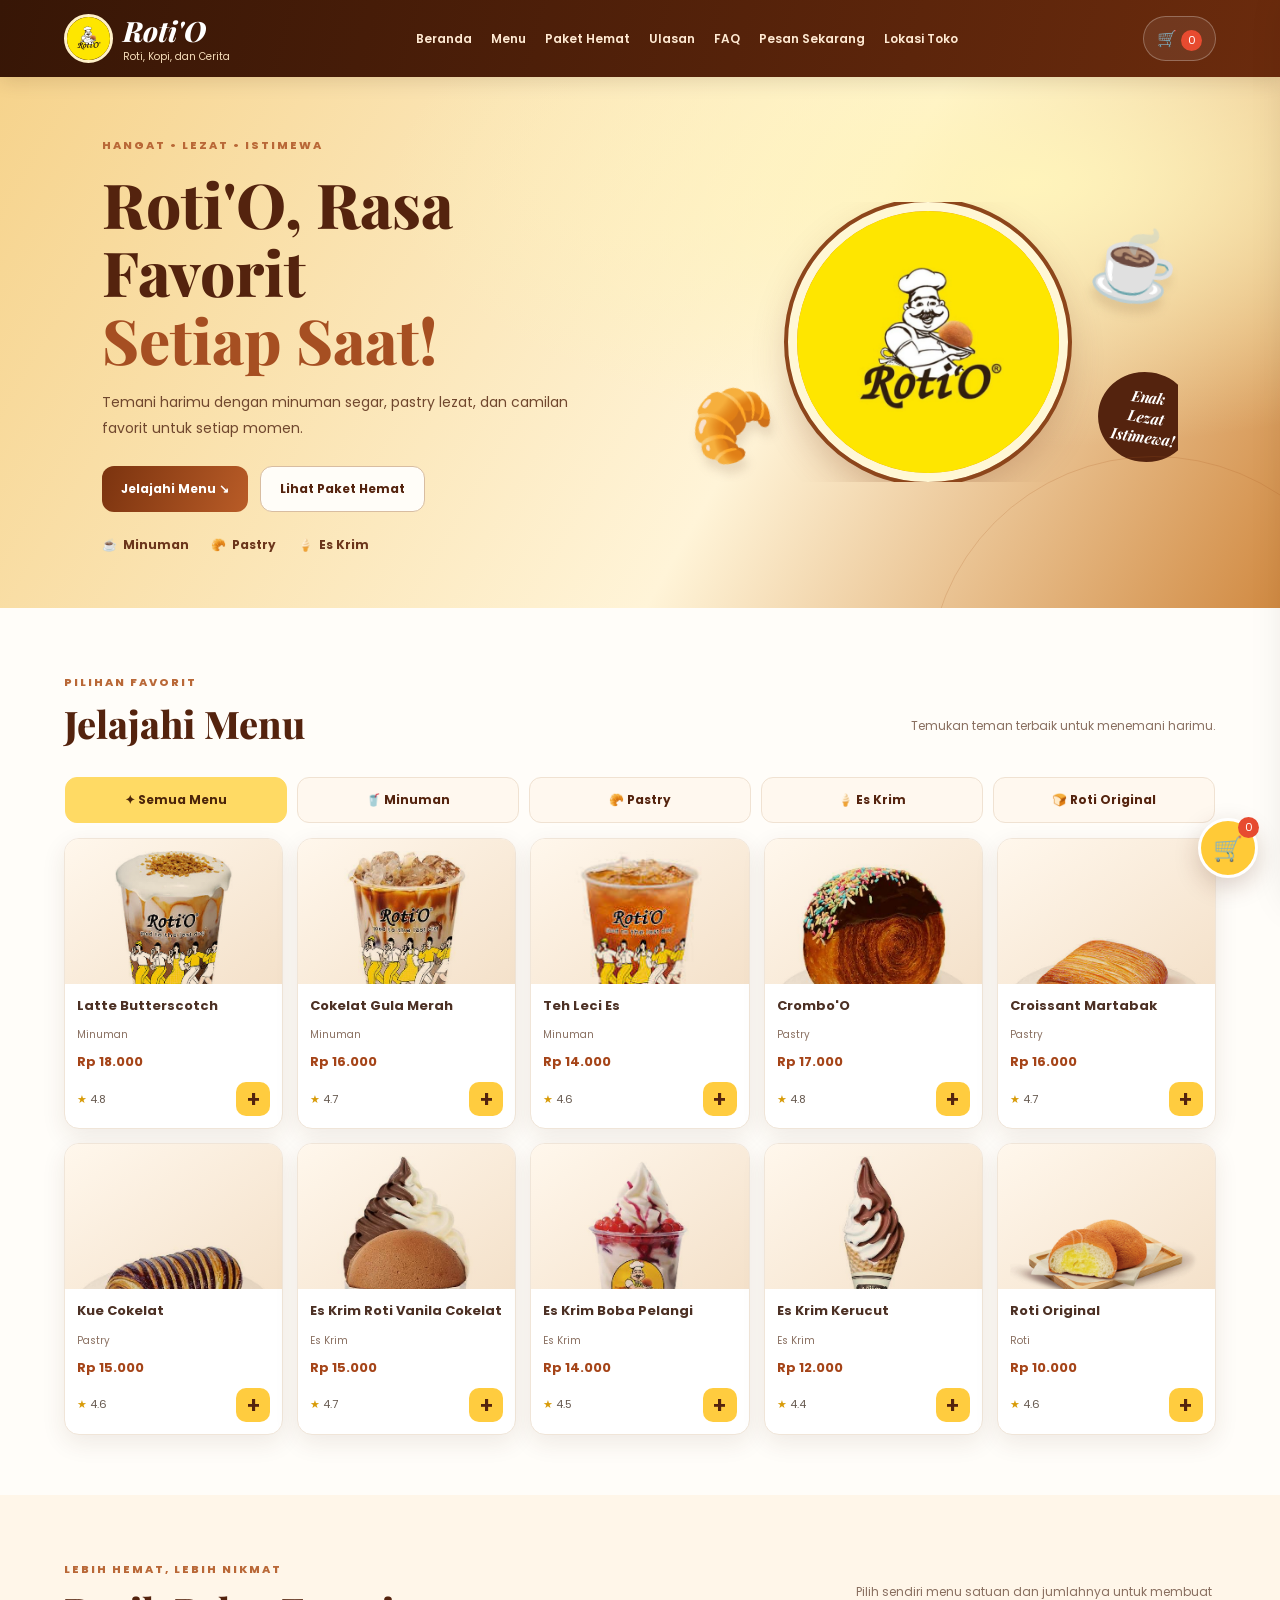
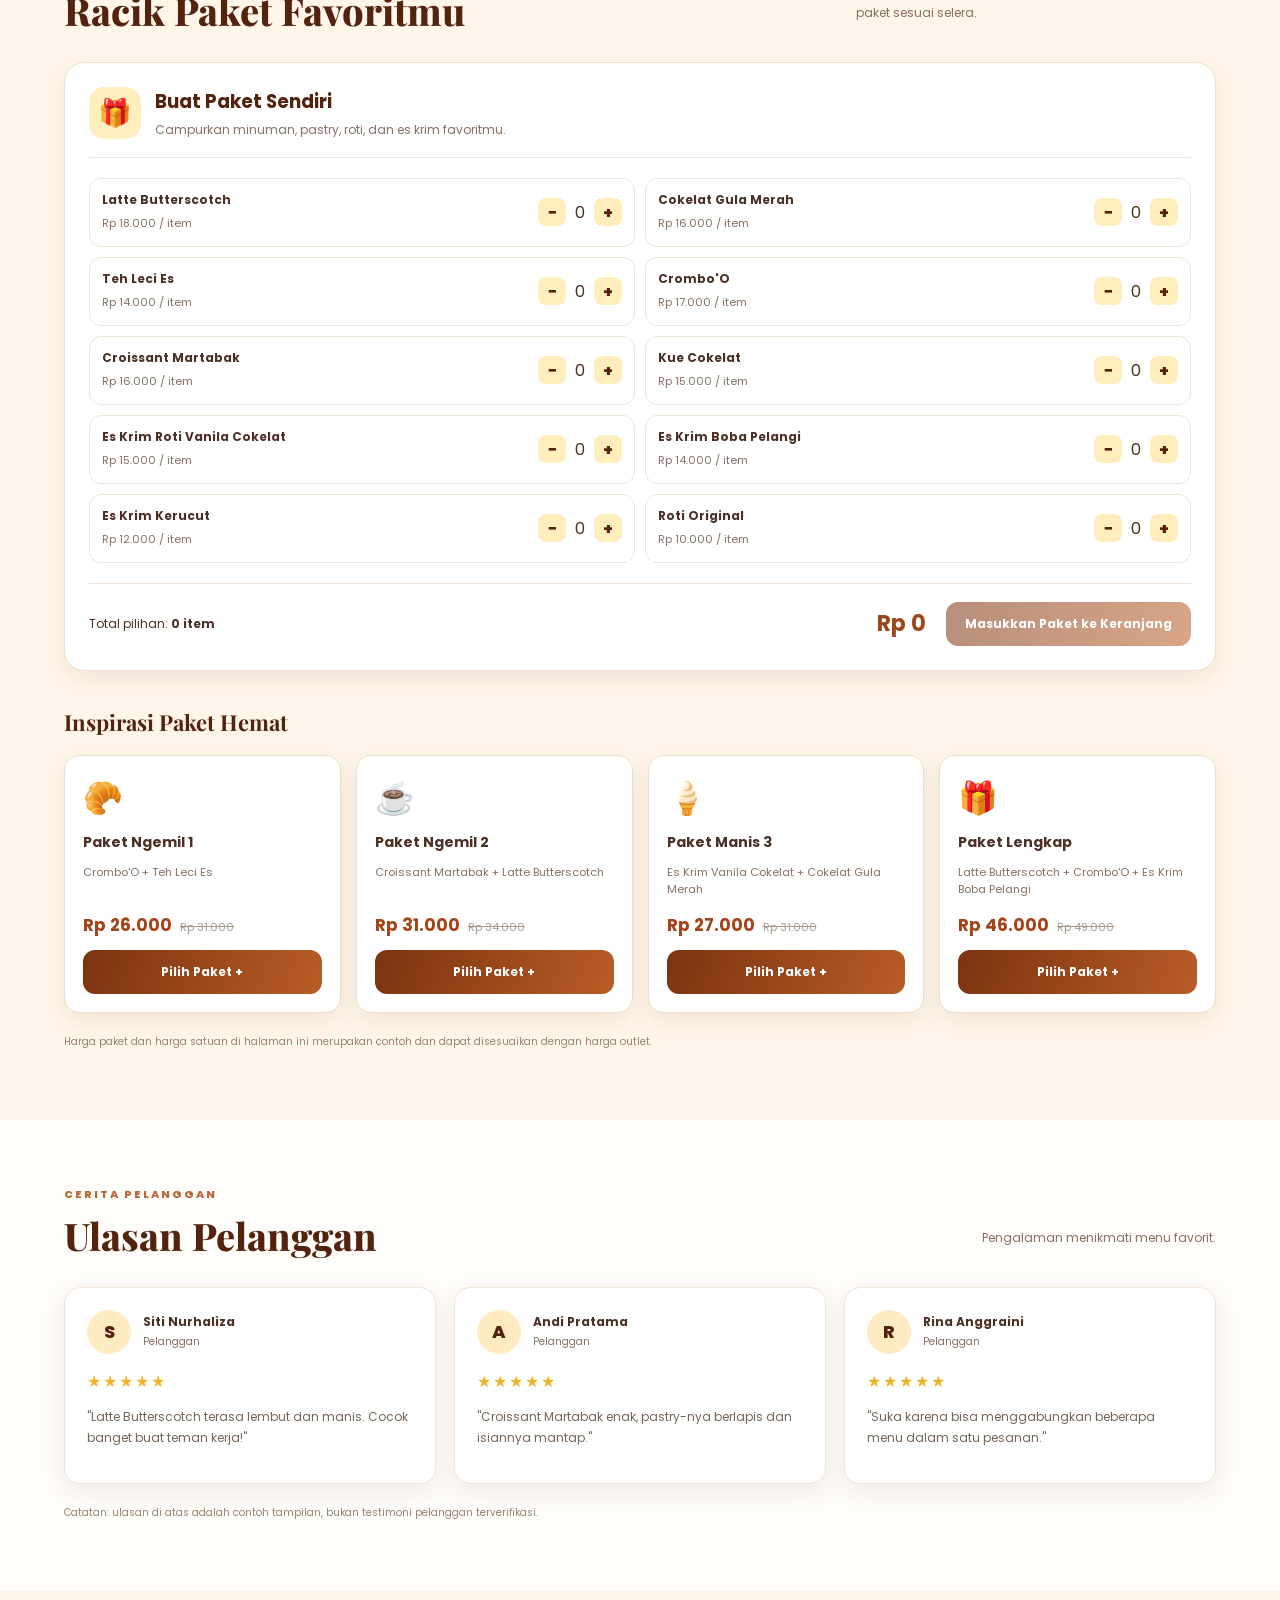
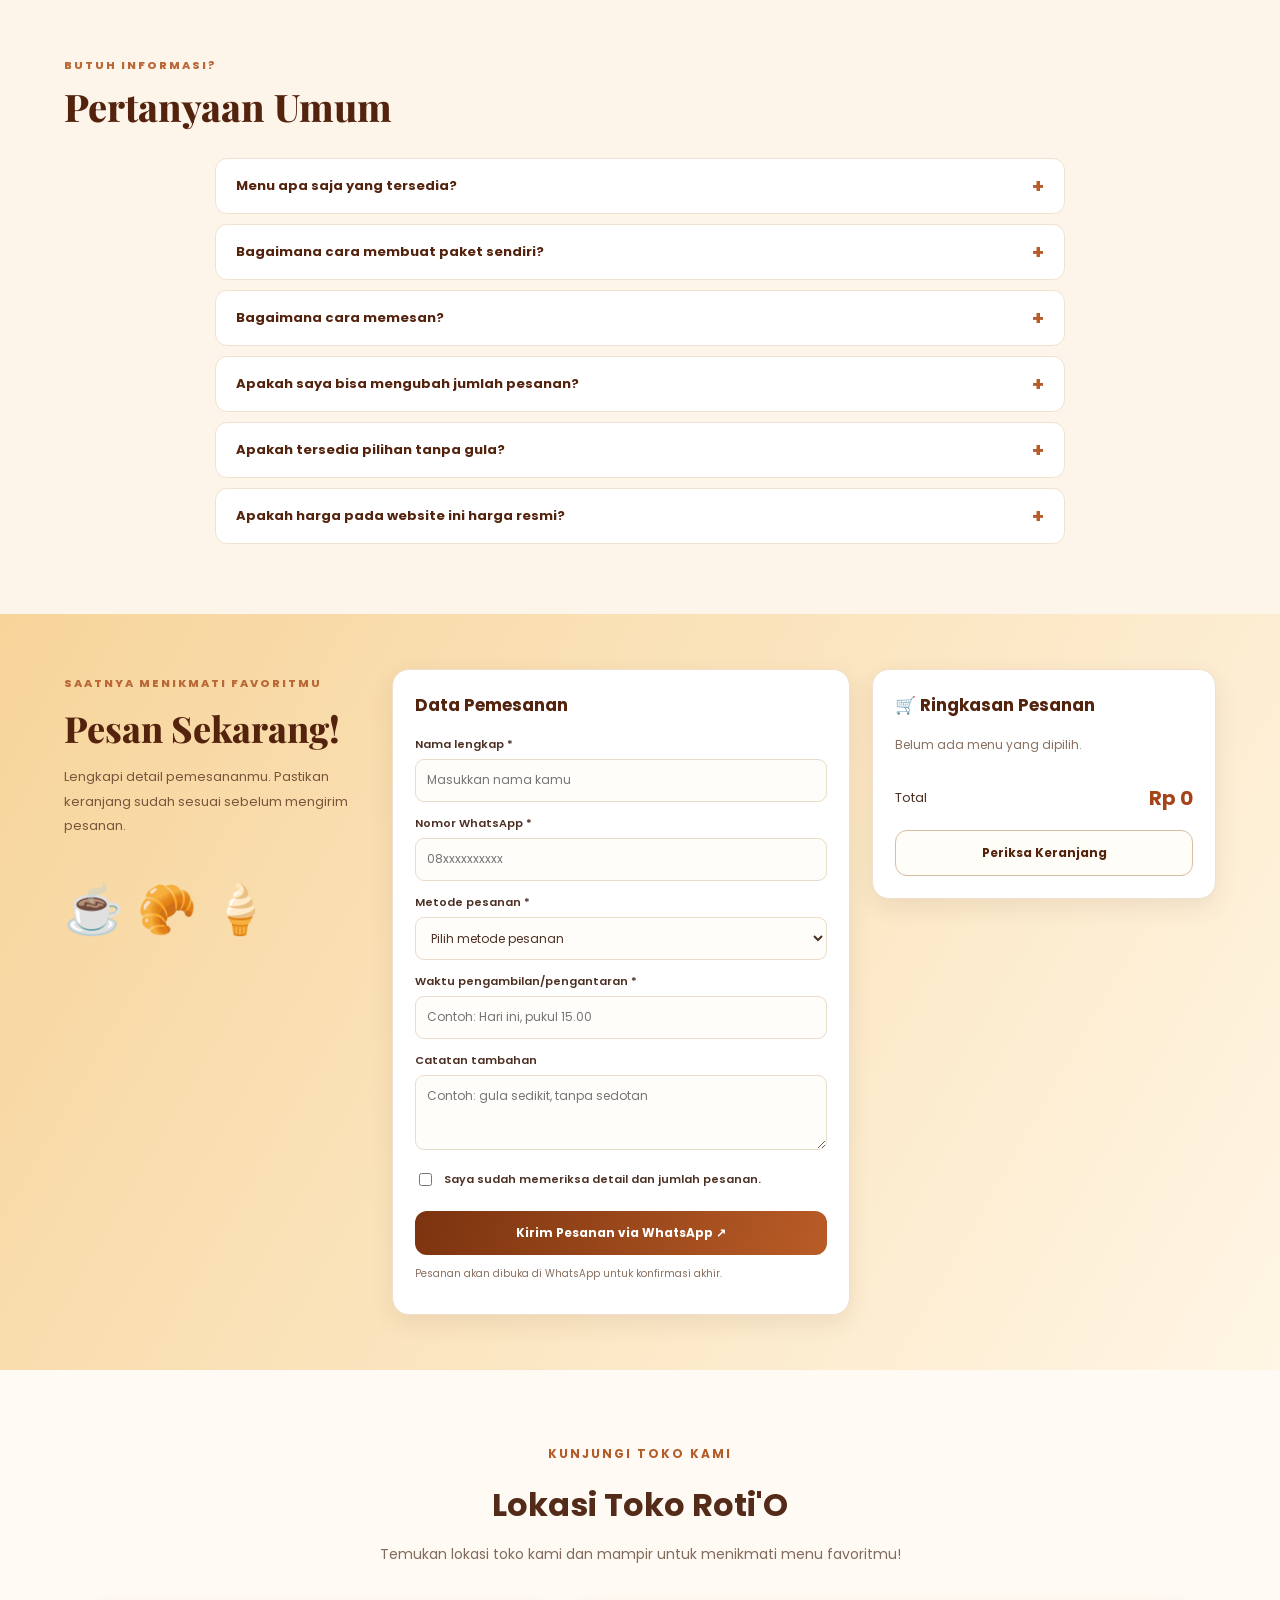
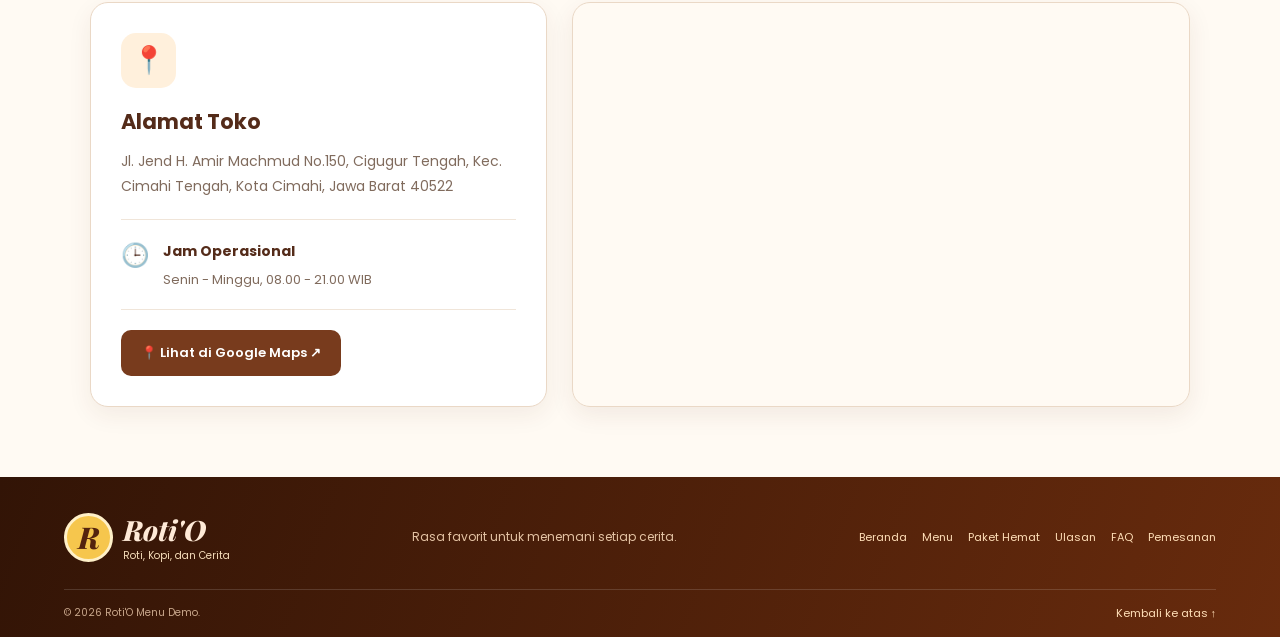
<file: index.html>
<!DOCTYPE html>
<html lang="id">
<head>
  <meta charset="UTF-8">
  <meta name="viewport" content="width=device-width, initial-scale=1.0">
  <meta name="theme-color" content="#5b260e">
  <title>Roti'O - Rasa Favorit Setiap Saat</title>
  <link rel="stylesheet" href="style.css">
  <link rel="preconnect" href="https://fonts.googleapis.com">
  <link href="https://fonts.googleapis.com/css2?family=Poppins:wght@400;500;600;700;800&family=Playfair+Display:wght@700;800&display=swap" rel="stylesheet">
</head>
<body>

<header class="header" id="beranda">
  <a href="#beranda" class="brand">
    <img src="hero.png" alt="Logo Roti'O" class="logo">
    <span><b>Roti'O</b><small>Roti, Kopi, dan Cerita</small></span>
  </a>

  <button class="menu-toggle" id="menuToggle" aria-label="Buka navigasi">☰</button>

  <nav class="navigation" id="navigation">
    <a href="#beranda">Beranda</a>
    <a href="#menu">Menu</a>
    <a href="#paket">Paket Hemat</a>
    <a href="#ulasan">Ulasan</a>
    <a href="#faq">FAQ</a>
    <a href="#pemesanan">Pesan Sekarang</a>
    <a href="#lokasi">Lokasi Toko</a>
  </nav>

  <button class="header-cart" id="headerCart" aria-label="Buka keranjang">
    🛒 <span id="headerCount">0</span>
  </button>
</header>

<main>
  <section class="hero">
    <div class="hero-content">
      <span class="eyebrow">HANGAT • LEZAT • ISTIMEWA</span>
      <h1>Roti'O, Rasa Favorit <span>Setiap Saat!</span></h1>
      <p>Temani harimu dengan minuman segar, pastry lezat, dan camilan favorit untuk setiap momen.</p>
      <div class="hero-actions">
        <a href="#menu" class="btn btn-primary">Jelajahi Menu ↘</a>
        <a href="#paket" class="btn btn-outline">Lihat Paket Hemat</a>
      </div>
      <div class="hero-stats">
        <span>☕ <b>Minuman</b></span>
        <span>🥐 <b>Pastry</b></span>
        <span>🍦 <b>Es Krim</b></span>
      </div>
    </div>

    <div class="hero-visual">
      <div class="hero-circle">
          <img src="hero.png" alt="Logo Roti'O">
      </div>
      <div class="hero-food food-one">🥐</div>
      <div class="hero-food food-two">☕</div>
      <div class="hero-sticker">Enak<br>Lezat<br>Istimewa!</div>
    </div>
  </section>

  <section class="section" id="menu">
    <div class="section-heading">
      <div><span class="eyebrow">PILIHAN FAVORIT</span><h2>Jelajahi Menu</h2></div>
      <p>Temukan teman terbaik untuk menemani harimu.</p>
    </div>

    <div class="category-nav" id="categoryNav">
      <button class="category active" data-category="Semua">✦ Semua Menu</button>
      <button class="category" data-category="Minuman">🥤 Minuman</button>
      <button class="category" data-category="Pastry">🥐 Pastry</button>
      <button class="category" data-category="Es Krim">🍦 Es Krim</button>
      <button class="category" data-category="Roti">🍞 Roti Original</button>
    </div>

    <div class="menu-grid" id="menuGrid"></div>
  </section>

  <section class="section package-section" id="paket">
    <div class="section-heading">
      <div><span class="eyebrow">LEBIH HEMAT, LEBIH NIKMAT</span><h2>Racik Paket Favoritmu</h2></div>
      <p>Pilih sendiri menu satuan dan jumlahnya untuk membuat paket sesuai selera.</p>
    </div>

    <div class="package-builder">
      <div class="builder-intro">
        <span class="builder-icon">🎁</span>
        <div><h3>Buat Paket Sendiri</h3><p>Campurkan minuman, pastry, roti, dan es krim favoritmu.</p></div>
      </div>
      <div id="packageChoices" class="package-choices"></div>
      <div class="builder-footer">
        <span>Total pilihan: <b id="packageQuantity">0 item</b></span>
        <strong id="packageTotal">Rp0</strong>
        <button class="btn btn-primary" id="addPackage">Masukkan Paket ke Keranjang</button>
      </div>
    </div>

    <h3 class="subheading">Inspirasi Paket Hemat</h3>
    <div class="preset-grid" id="presetGrid"></div>
    <p class="disclaimer">Harga paket dan harga satuan di halaman ini merupakan contoh dan dapat disesuaikan dengan harga outlet.</p>
  </section>

  <section class="section review-section" id="ulasan">
    <div class="section-heading">
      <div><span class="eyebrow">CERITA PELANGGAN</span><h2>Ulasan Pelanggan</h2></div>
      <p>Pengalaman menikmati menu favorit.</p>
    </div>
    <div class="review-grid">
      <article class="review-card">
        <div class="review-person"><div class="avatar">S</div><div><b>Siti Nurhaliza</b><small>Pelanggan</small></div></div>
        <div class="stars">★★★★★</div>
        <p>"Latte Butterscotch terasa lembut dan manis. Cocok banget buat teman kerja!"</p>
      </article>
      <article class="review-card">
        <div class="review-person"><div class="avatar">A</div><div><b>Andi Pratama</b><small>Pelanggan</small></div></div>
        <div class="stars">★★★★★</div>
        <p>"Croissant Martabak enak, pastry-nya berlapis dan isiannya mantap."</p>
      </article>
      <article class="review-card">
        <div class="review-person"><div class="avatar">R</div><div><b>Rina Anggraini</b><small>Pelanggan</small></div></div>
        <div class="stars">★★★★★</div>
        <p>"Suka karena bisa menggabungkan beberapa menu dalam satu pesanan."</p>
      </article>
    </div>
    <p class="disclaimer">Catatan: ulasan di atas adalah contoh tampilan, bukan testimoni pelanggan terverifikasi.</p>
  </section>

  <section class="section faq-section" id="faq">
    <div class="section-heading">
      <div><span class="eyebrow">BUTUH INFORMASI?</span><h2>Pertanyaan Umum</h2></div>
    </div>
    <div class="faq-list">
      <details><summary>Menu apa saja yang tersedia?</summary><p>Tersedia minuman, pastry, es krim, dan roti original. Pilihan dapat dilihat pada bagian Menu.</p></details>
      <details><summary>Bagaimana cara membuat paket sendiri?</summary><p>Buka bagian Paket Hemat, atur jumlah masing-masing menu, lalu masukkan paket ke keranjang.</p></details>
      <details><summary>Bagaimana cara memesan?</summary><p>Pilih menu atau paket, periksa keranjang, isi form pemesanan, lalu kirim detail pesanan melalui WhatsApp.</p></details>
      <details><summary>Apakah saya bisa mengubah jumlah pesanan?</summary><p>Bisa. Gunakan tombol tambah dan kurang pada keranjang sebelum mengirim pesanan.</p></details>
      <details><summary>Apakah tersedia pilihan tanpa gula?</summary><p>Ketersediaan opsi khusus bergantung pada menu dan outlet. Tuliskan permintaanmu di kolom catatan.</p></details>
      <details><summary>Apakah harga pada website ini harga resmi?</summary><p>Harga contoh perlu diperiksa dan diganti dengan harga resmi outlet sebelum website dipublikasikan.</p></details>
    </div>
  </section>

  <section class="order-section" id="pemesanan">
    <div class="order-intro">
      <span class="eyebrow">SAATNYA MENIKMATI FAVORITMU</span>
      <h2>Pesan Sekarang!</h2>
      <p>Lengkapi detail pemesananmu. Pastikan keranjang sudah sesuai sebelum mengirim pesanan.</p>
      <div class="order-decoration">☕ 🥐 🍦</div>
    </div>

    <form id="orderForm" class="order-form">
      <h3>Data Pemesanan</h3>
      <label for="customerName">Nama lengkap *</label>
      <input id="customerName" name="customerName" type="text" placeholder="Masukkan nama kamu" required>

      <label for="customerPhone">Nomor WhatsApp *</label>
      <input id="customerPhone" name="customerPhone" type="tel" placeholder="08xxxxxxxxxx" required>

      <label for="orderType">Metode pesanan *</label>
      <select id="orderType" name="orderType" required>
        <option value="">Pilih metode pesanan</option>
        <option value="Ambil di outlet">Ambil di outlet</option>
        <option value="Antar ke alamat">Antar ke alamat</option>
      </select>

      <label for="pickupTime">Waktu pengambilan/pengantaran *</label>
      <input id="pickupTime" name="pickupTime" type="text" placeholder="Contoh: Hari ini, pukul 15.00" required>

      <div id="addressGroup" class="hidden">
        <label for="customerAddress">Alamat pengantaran *</label>
        <textarea id="customerAddress" name="customerAddress" placeholder="Masukkan alamat lengkap"></textarea>
      </div>

      <label for="notes">Catatan tambahan</label>
      <textarea id="notes" name="notes" placeholder="Contoh: gula sedikit, tanpa sedotan"></textarea>

      <label class="terms"><input type="checkbox" id="agreeTerms" required> Saya sudah memeriksa detail dan jumlah pesanan.</label>
      <button type="submit" class="btn btn-primary submit-order">Kirim Pesanan via WhatsApp ↗</button>
      <p class="form-note">Pesanan akan dibuka di WhatsApp untuk konfirmasi akhir.</p>
    </form>

    <aside class="order-summary">
      <h3>🛒 Ringkasan Pesanan</h3>
      <div id="orderSummaryItems"><p class="empty-text">Belum ada menu yang dipilih.</p></div>
      <div class="summary-total"><span>Total</span><strong id="orderTotal">Rp0</strong></div>
      <button type="button" id="reviewCart" class="btn btn-outline full-width">Periksa Keranjang</button>
    </aside>
  </section>

  
  <section class="store-location" id="lokasi">

      <div class="location-heading">
          <span class="eyebrow">KUNJUNGI TOKO KAMI</span>
          <h2>Lokasi Toko Roti'O</h2>
          <p>
              Temukan lokasi toko kami dan mampir
              untuk menikmati menu favoritmu!
          </p>
      </div>

      <div class="location-content">

          <div class="location-info">
              <div class="location-icon">📍</div>

              <h3>Alamat Toko</h3>
              <p>
                  Jl. Jend H. Amir Machmud No.150, Cigugur Tengah, Kec. Cimahi Tengah, Kota Cimahi, Jawa Barat 40522
              </p>

              <div class="location-detail">
                  <span>🕒</span>
                  <div>
                      <b>Jam Operasional</b>
                      <p>Senin - Minggu, 08.00 - 21.00 WIB</p>
                  </div>
              </div>

              <a href="https://maps.app.goo.gl/eAX1Vd6huvfvRqgf9?g_st=ac"
                 target="_blank"
                 class="location-button">
                  📍 Lihat di Google Maps ↗
              </a>
          </div>

          <div class="location-map">
              <iframe
                  src="https://www.google.com/maps/embed?pb=!1m14!1m8!1m3!1d7922.240208787031!2d107.5516527!3d-6.8762108!3m2!1i1024!2i768!4f13.1!3m3!1m2!1s0x2e68e5e55989d4a5%3A0x6aa16926b59cdbc6!2sRoti%20O%20Coffee%20Cimahi!5e0!3m2!1sid!2sid!4v1794882165257!5m2!1sid!2sid" width="600" height="450" style="border:0;" allowfullscreen="" loading="lazy" referrerpolicy="strict-origin-when-cross-origin"></iframe>
                  loading="lazy"
                  allowfullscreen>
              </iframe>
          </div>

      </div>
  </section>

</main>

<footer class="footer">
  <div class="footer-main">
    <a class="footer-brand" href="#beranda"><span class="logo">R</span><span><b>Roti'O</b><small>Roti, Kopi, dan Cerita</small></span></a>
    <p>Rasa favorit untuk menemani setiap cerita.</p>
    <div class="footer-links">
      <a href="#beranda">Beranda</a><a href="#menu">Menu</a><a href="#paket">Paket Hemat</a><a href="#ulasan">Ulasan</a><a href="#faq">FAQ</a><a href="#pemesanan">Pemesanan</a>
    </div>
  </div>
  <div class="footer-bottom"><span>© <span id="year"></span> Roti'O Menu Demo.</span><a href="#beranda">Kembali ke atas ↑</a></div>
</footer>

<div class="cart-backdrop" id="cartBackdrop"></div>
<aside class="cart-panel" id="cartPanel" aria-label="Keranjang belanja" aria-hidden="true">
  <div class="cart-header"><div><span class="eyebrow">PESANANMU</span><h2>Keranjang</h2></div><button id="closeCart" class="close-cart" aria-label="Tutup keranjang">✕</button></div>
  <div class="cart-items" id="cartItems"></div>
  <div class="cart-bottom"><div class="summary-total"><span>Total belanja</span><strong id="cartTotal">Rp0</strong></div><button id="goCheckout" class="btn btn-primary full-width">Lanjut ke Pemesanan ↓</button><button id="clearCart" class="clear-cart">Kosongkan keranjang</button></div>
</aside>

<button class="floating-cart" id="floatingCart" aria-label="Buka keranjang">🛒<span id="floatingCount">0</span></button>
<div class="toast" id="toast" role="status"></div>

<script src="script.js"></script>
</body>
</html>
</file>
<file: style.css>
:root {
  --brown: #54230e;
  --brown-2: #783716;
  --caramel: #b96837;
  --gold: #f6c64d;
  --cream: #fff8ed;
  --text: #4c3024;
  --muted: #896f60;
  --white: #fff;
  --shadow: 0 8px 24px rgba(83, 40, 17, .09);
}

* {
  box-sizing: border-box;
}

html {
  scroll-behavior: smooth;
  scroll-padding-top: 90px;
}

body {
  margin: 0;
  font-family: 'Poppins', sans-serif;
  color: var(--text);
  background: #fffdf9;
}

a {
  color: inherit;
  text-decoration: none;
}

button,
input,
select,
textarea {
  font: inherit;
}

button {
  cursor: pointer;
}

section[id] {
  scroll-margin-top: 90px;
}

/* =========================
   HEADER DAN LOGO
========================= */

.header {
  position: sticky;
  top: 0;
  z-index: 50;
  min-height: 76px;
  padding: 12px 5%;
  display: flex;
  align-items: center;
  justify-content: space-between;
  gap: 20px;
  color: white;
  background: linear-gradient(105deg, #371606, #6b2b0d);
  box-shadow: 0 4px 18px #36180922;
}

.brand,
.footer-brand {
  display: flex;
  align-items: center;
  gap: 10px;
  flex-shrink: 0;
}

.brand b,
.footer-brand b {
  display: block;
  font: italic 800 28px 'Playfair Display', serif;
}

.brand small,
.footer-brand small {
  display: block;
  font-size: 10px;
  color: #f6ddba;
}

/* Logo kecil bulat di kiri atas */
.brand .logo,
.logo {
  width: 49px;
  height: 49px;
  min-width: 49px;
  border-radius: 50%;
  display: grid;
  place-items: center;
  overflow: hidden;
  background: var(--gold);
  color: var(--brown);
  border: 3px solid #fff0c8;
  font: italic 800 30px 'Playfair Display', serif;
}

.brand .logo img {
  display: block;
  width: 100%;
  height: 100%;
  object-fit: cover;
  object-position: center;
  border-radius: 50%;
}

.navigation {
  display: flex;
  align-items: center;
  gap: 19px;
}

.navigation a {
  font-size: 12px;
  font-weight: 600;
  color: #ffead3;
  transition: .2s;
}

.navigation a:hover,
.navigation a:focus {
  color: var(--gold);
}

.header-cart {
  border: 1px solid #ffffff44;
  border-radius: 24px;
  padding: 9px 13px;
  background: #ffffff13;
  color: white;
  white-space: nowrap;
}

.header-cart span,
.floating-cart span {
  display: inline-grid;
  place-items: center;
  min-width: 21px;
  height: 21px;
  padding: 0 5px;
  border-radius: 50%;
  background: #e74b30;
  color: white;
  font-size: 11px;
}

.menu-toggle {
  display: none;
  color: white;
  background: transparent;
  border: 0;
  font-size: 25px;
}

/* =========================
   HERO / HALAMAN UTAMA
========================= */

.hero {
  min-height: 395px;
  padding: 54px 8%;
  display: grid;
  grid-template-columns: 1.05fr .95fr;
  align-items: center;
  gap: 25px;
  overflow: hidden;
  position: relative;
  background:
    radial-gradient(ellipse at 80% 20%, #fff4bb, transparent 44%),
    linear-gradient(120deg, #f6d38c, #fff4d8 60%, #d18a42);
}

.hero::after {
  content: '';
  position: absolute;
  width: 450px;
  height: 450px;
  border-radius: 50%;
  border: 1px solid #a95b2733;
  right: -100px;
  bottom: -300px;
  pointer-events: none;
}

.eyebrow {
  color: var(--caramel);
  font-size: 11px;
  font-weight: 800;
  letter-spacing: 2px;
}

.hero h1 {
  max-width: 570px;
  font: 800 clamp(36px, 5vw, 62px)/1.1 'Playfair Display', serif;
  color: var(--brown);
  margin: 14px 0;
}

.hero h1 span {
  color: #a64f22;
  display: block;
}

.hero-content > p {
  max-width: 480px;
  line-height: 1.9;
  color: #70472e;
  font-size: 14px;
}

.hero-actions {
  display: flex;
  flex-wrap: wrap;
  gap: 12px;
  margin: 24px 0;
}

.btn {
  border: 0;
  border-radius: 12px;
  padding: 13px 19px;
  display: inline-flex;
  align-items: center;
  justify-content: center;
  gap: 7px;
  font-weight: 700;
  font-size: 12px;
  transition: transform .2s, box-shadow .2s;
}

.btn:hover {
  transform: translateY(-2px);
  box-shadow: 0 7px 18px #54230e20;
}

.btn-primary {
  color: white;
  background: linear-gradient(110deg, #7b330f, #b95c27);
}

.btn-outline {
  color: var(--brown);
  background: #fffdf8;
  border: 1px solid #d8bda1;
}

.hero-stats {
  display: flex;
  gap: 22px;
  font-size: 12px;
  color: #6b351b;
}

.hero-stats span {
  display: flex;
  align-items: center;
  gap: 6px;
}

/* Foto utama berbentuk bulat */

.hero-visual {
  position: relative;
  min-width: 0;
  min-height: 280px;
  display: grid;
  place-items: center;
  overflow: hidden;
}

.hero-circle {
  position: relative;
  width: min(280px, 75%);
  aspect-ratio: 1 / 1;
  height: auto;
  border: 9px solid #fff7d5;
  outline: 4px solid #8d461b;
  border-radius: 50%;
  background: radial-gradient(circle, #ffdc43 40%, #e8a900 75%);
  display: grid;
  place-items: center;
  overflow: hidden;
  box-shadow: 0 15px 35px #78371640;
}

.hero-circle img {
  display: block;
  width: 100%;
  height: 100%;
  object-fit: contain;
  object-position: center;
  border-radius: 50%;
}

.hero-logo {
  font: italic 800 42px 'Playfair Display', serif;
  color: #42200c;
  text-align: center;
  text-shadow: 1px 2px #fff5c4;
}

.hero-logo small {
  display: block;
  font: 600 10px 'Poppins', sans-serif;
}

.hero-food {
  position: absolute;
  font-size: 70px;
  filter: drop-shadow(0 10px 5px #62311722);
}

.food-one {
  bottom: 4px;
  left: 2%;
  transform: rotate(-15deg);
}

.food-two {
  top: 10px;
  right: 0;
  transform: rotate(10deg);
}

.hero-sticker {
  position: absolute;
  right: -3%;
  bottom: 20px;
  transform: rotate(8deg);
  padding: 15px;
  border-radius: 50%;
  background: var(--brown);
  color: white;
  text-align: center;
  font: italic 700 15px 'Playfair Display', serif;
}

/* =========================
   BAGIAN MENU
========================= */

.section {
  padding: 60px 5%;
}

.section-heading {
  display: flex;
  align-items: end;
  justify-content: space-between;
  gap: 20px;
  margin-bottom: 26px;
}

.section-heading h2,
.order-intro h2 {
  margin: 5px 0 0;
  color: var(--brown);
  font: 800 clamp(26px, 3vw, 38px) 'Playfair Display', serif;
}

.section-heading > p {
  max-width: 360px;
  font-size: 12px;
  line-height: 1.8;
  color: var(--muted);
}

.category-nav {
  display: flex;
  gap: 10px;
  overflow-x: auto;
  padding: 2px 1px 15px;
}

.category {
  flex: 1;
  min-width: max-content;
  border: 1px solid #f0e2d2;
  border-radius: 12px;
  padding: 13px 16px;
  color: var(--brown);
  background: #fff8ef;
  font-size: 12px;
  font-weight: 700;
}

.category.active,
.category:hover {
  color: #4c250a;
  background: #ffda64;
  border-color: #ffda64;
}

.menu-grid {
  display: grid;
  grid-template-columns: repeat(5, minmax(0, 1fr));
  gap: 14px;
}

.menu-card {
  min-width: 0;
  border: 1px solid #f0e5d8;
  border-radius: 15px;
  overflow: hidden;
  background: white;
  box-shadow: var(--shadow);
  transition: .2s;
}

.menu-card:hover {
  transform: translateY(-4px);
  box-shadow: 0 12px 28px #54230e18;
}

.menu-picture {
  height: 145px;
  display: grid;
  place-items: center;
  padding: 12px;
  background: linear-gradient(145deg, #fff7ec, #f4e1ca);
  overflow: hidden;
}

.menu-picture img {
  width: 100%;
  height: 100%;
  object-fit: contain;
  mix-blend-mode: multiply;
}

.menu-emoji {
  font-size: 70px;
}

.menu-info {
  padding: 12px;
}

.menu-info h3 {
  margin: 0 0 5px;
  font-size: 13px;
  line-height: 1.5;
}

.menu-info .category-label {
  color: var(--muted);
  font-size: 10px;
}

.menu-price {
  color: #a54418;
  font-weight: 700;
  font-size: 13px;
  margin-top: 7px;
}

.menu-bottom {
  display: flex;
  align-items: center;
  justify-content: space-between;
  gap: 5px;
  margin-top: 10px;
}

.rating {
  color: #d89b08;
  font-size: 11px;
}

.add-btn {
  width: 34px;
  height: 34px;
  border: 0;
  border-radius: 10px;
  background: #ffcc3f;
  color: #54230e;
  font-size: 22px;
  font-weight: 600;
}

.add-btn:hover {
  background: #f5b814;
}

/* =========================
   BAGIAN PAKET HEMAT
========================= */

.package-section {
  background: #fff6e9;
}

.package-builder {
  background: white;
  border: 1px solid #f1dfca;
  border-radius: 20px;
  padding: 24px;
  box-shadow: var(--shadow);
}

.builder-intro {
  display: flex;
  gap: 14px;
  align-items: center;
  padding-bottom: 18px;
  border-bottom: 1px solid #f2e5d8;
}

.builder-icon {
  width: 52px;
  height: 52px;
  display: grid;
  place-items: center;
  border-radius: 15px;
  background: #ffefbf;
  font-size: 27px;
}

.builder-intro h3 {
  margin: 0;
  color: var(--brown);
}

.builder-intro p {
  margin: 5px 0 0;
  font-size: 12px;
  color: var(--muted);
}

.package-choices {
  display: grid;
  grid-template-columns: repeat(2, minmax(0, 1fr));
  gap: 10px;
  padding: 20px 0;
}

.package-choice {
  display: flex;
  align-items: center;
  justify-content: space-between;
  gap: 10px;
  padding: 12px;
  border: 1px solid #f0e4d7;
  border-radius: 12px;
}

.package-choice b {
  display: block;
  font-size: 12px;
}

.package-choice small {
  color: var(--muted);
  font-size: 11px;
}

.quantity-controls {
  display: flex;
  align-items: center;
  gap: 9px;
}

.quantity-controls button {
  width: 28px;
  height: 28px;
  border: 0;
  border-radius: 8px;
  background: #ffedbc;
  color: var(--brown);
  font-weight: 800;
}

.builder-footer {
  display: flex;
  align-items: center;
  gap: 20px;
  flex-wrap: wrap;
  padding-top: 18px;
  border-top: 1px solid #f2e5d8;
}

.builder-footer > span {
  font-size: 12px;
}

.builder-footer > strong {
  margin-left: auto;
  font-size: 22px;
  color: #9b461b;
}

.subheading {
  margin: 36px 0 18px;
  font: 700 22px 'Playfair Display', serif;
  color: var(--brown);
}

.preset-grid {
  display: grid;
  grid-template-columns: repeat(4, minmax(0, 1fr));
  gap: 15px;
}

.preset-card {
  padding: 18px;
  background: white;
  border: 1px solid #efdeca;
  border-radius: 15px;
  box-shadow: var(--shadow);
}

.preset-card .preset-emoji {
  font-size: 32px;
}

.preset-card h3 {
  font-size: 14px;
  margin: 10px 0 5px;
}

.preset-card p {
  min-height: 36px;
  color: var(--muted);
  font-size: 11px;
  line-height: 1.6;
}

.preset-prices {
  display: flex;
  align-items: baseline;
  gap: 8px;
  margin: 12px 0;
}

.preset-prices strong {
  color: #a54418;
  font-size: 17px;
}

.preset-prices del {
  color: #a9998c;
  font-size: 11px;
}

.preset-card .btn {
  width: 100%;
}

.disclaimer {
  color: #9a8271;
  font-size: 10px;
  line-height: 1.7;
  margin-top: 20px;
}

/* =========================
   BAGIAN ULASAN
========================= */

.review-section {
  background: #fffdf9;
}

.review-grid {
  display: grid;
  grid-template-columns: repeat(3, 1fr);
  gap: 18px;
}

.review-card {
  background: white;
  padding: 22px;
  border: 1px solid #f1e5d8;
  border-radius: 16px;
  box-shadow: var(--shadow);
}

.review-person {
  display: flex;
  align-items: center;
  gap: 12px;
}

.avatar {
  width: 44px;
  height: 44px;
  border-radius: 50%;
  background: #ffebc1;
  color: var(--brown);
  display: grid;
  place-items: center;
  font-weight: 800;
  font-size: 18px;
}

.review-person b,
.review-person small {
  display: block;
}

.review-person b {
  font-size: 12px;
}

.review-person small {
  font-size: 10px;
  color: var(--muted);
  margin-top: 3px;
}

.stars {
  color: #f0b323;
  letter-spacing: 2px;
  margin: 15px 0 8px;
}

.review-card p {
  font-size: 12px;
  line-height: 1.8;
  color: #786356;
}

/* =========================
   BAGIAN FAQ
========================= */

.faq-section {
  background: #fdf5e9;
}

.faq-list {
  max-width: 850px;
  margin: auto;
}

.faq-list details {
  background: white;
  border: 1px solid #f0e1d0;
  border-radius: 12px;
  margin: 10px 0;
  overflow: hidden;
}

.faq-list summary {
  cursor: pointer;
  padding: 17px 20px;
  font-size: 13px;
  font-weight: 700;
  color: var(--brown);
  list-style: none;
  display: flex;
  justify-content: space-between;
  gap: 15px;
}

.faq-list summary::-webkit-details-marker {
  display: none;
}

.faq-list summary::after {
  content: '+';
  color: #b65d2b;
  font-size: 20px;
  line-height: 1;
}

.faq-list details[open] summary::after {
  content: '−';
}

.faq-list details p {
  margin: 0;
  padding: 0 20px 18px;
  color: var(--muted);
  font-size: 12px;
  line-height: 1.9;
}

/* =========================
   FORM PEMESANAN
========================= */

.order-section {
  padding: 55px 5%;
  display: grid;
  grid-template-columns: .8fr 1.2fr .9fr;
  align-items: start;
  gap: 22px;
  background: linear-gradient(120deg, #f7d49a, #fff6e5);
}

.order-intro h2 {
  font-size: 36px;
  margin: 10px 0;
}

.order-intro p {
  font-size: 13px;
  line-height: 1.9;
  color: #79553c;
}

.order-decoration {
  margin-top: 35px;
  font-size: 48px;
}

.order-form,
.order-summary {
  background: white;
  border: 1px solid #f1dfca;
  border-radius: 17px;
  padding: 22px;
  box-shadow: var(--shadow);
}

.order-form h3,
.order-summary h3 {
  color: var(--brown);
  margin: 0 0 18px;
  font-size: 17px;
}

.order-form label {
  display: block;
  font-size: 11px;
  font-weight: 600;
  margin: 13px 0 6px;
}

.order-form input:not([type=checkbox]),
.order-form select,
.order-form textarea {
  width: 100%;
  min-height: 43px;
  border: 1px solid #eadbca;
  background: #fffdf9;
  border-radius: 9px;
  padding: 11px;
  color: var(--text);
  outline: none;
  font-size: 12px;
}

.order-form input:focus,
.order-form select:focus,
.order-form textarea:focus {
  border-color: #b96837;
  box-shadow: 0 0 0 3px #b9683718;
}

.order-form textarea {
  min-height: 75px;
  resize: vertical;
}

.order-form .terms {
  display: flex;
  gap: 9px;
  align-items: start;
  line-height: 1.7;
}

.terms input {
  accent-color: #9e4d22;
  margin-top: 3px;
}

.submit-order {
  width: 100%;
  margin-top: 16px;
}

.form-note {
  color: var(--muted);
  font-size: 10px;
  line-height: 1.7;
}

.hidden {
  display: none !important;
}

.order-summary {
  position: sticky;
  top: 95px;
}

.summary-line {
  display: flex;
  justify-content: space-between;
  align-items: start;
  gap: 12px;
  padding: 12px 0;
  border-bottom: 1px solid #f0e7de;
  font-size: 11px;
}

.summary-line small {
  display: block;
  color: var(--muted);
  margin-top: 4px;
}

.empty-text {
  color: var(--muted);
  font-size: 12px;
}

.summary-total {
  display: flex;
  justify-content: space-between;
  align-items: center;
  gap: 10px;
  padding: 17px 0;
  font-size: 13px;
}

.summary-total strong {
  color: #a54418;
  font-size: 20px;
}

.full-width {
  width: 100%;
}

.order-summary .btn-outline {
  width: 100%;
}

/* =========================
   FOOTER
========================= */

.footer {
  color: #ffead7;
  background: linear-gradient(110deg, #321406, #682b0d);
  padding: 34px 5% 15px;
}

.footer-main {
  display: flex;
  justify-content: space-between;
  align-items: center;
  gap: 25px;
  flex-wrap: wrap;
}

.footer-main > p {
  color: #e4c3a4;
  font-size: 12px;
}

.footer-links {
  display: flex;
  flex-wrap: wrap;
  gap: 15px;
}

.footer-links a,
.footer-bottom a {
  font-size: 11px;
  color: #ffdfb8;
}

.footer-links a:hover,
.footer-bottom a:hover {
  color: var(--gold);
}

.footer-bottom {
  display: flex;
  justify-content: space-between;
  gap: 15px;
  border-top: 1px solid #ffffff24;
  margin-top: 25px;
  padding-top: 15px;
  color: #c8a68b;
  font-size: 10px;
}

/* =========================
   KERANJANG BELANJA
========================= */

.floating-cart {
  position: fixed;
  z-index: 60;
  right: 22px;
  bottom: 22px;
  width: 60px;
  height: 60px;
  border: 3px solid white;
  border-radius: 50%;
  background: #ffca37;
  color: var(--brown);
  box-shadow: 0 8px 25px #54230e35;
  font-size: 24px;
}

.floating-cart span {
  position: absolute;
  top: -4px;
  right: -4px;
}

.cart-backdrop {
  position: fixed;
  inset: 0;
  z-index: 79;
  background: #170b0677;
  opacity: 0;
  visibility: hidden;
  transition: .25s;
}

.cart-backdrop.open {
  opacity: 1;
  visibility: visible;
}

.cart-panel {
  position: fixed;
  z-index: 80;
  top: 0;
  right: 0;
  width: min(440px, 100%);
  height: 100dvh;
  background: #fffdf9;
  box-shadow: -10px 0 40px #1f100b20;
  display: flex;
  flex-direction: column;
  transform: translateX(105%);
  transition: transform .3s;
}

.cart-panel.open {
  transform: translateX(0);
}

.cart-header {
  padding: 24px;
  display: flex;
  justify-content: space-between;
  align-items: center;
  border-bottom: 1px solid #efdfcf;
}

.cart-header h2 {
  margin: 5px 0 0;
  font: 800 28px 'Playfair Display', serif;
}

.close-cart {
  border: 0;
  background: #f6e7d7;
  color: var(--brown);
  width: 38px;
  height: 38px;
  border-radius: 50%;
  font-size: 18px;
}

.cart-items {
  flex: 1;
  overflow-y: auto;
  padding: 15px 24px;
}

.cart-item {
  display: grid;
  grid-template-columns: 1fr auto;
  gap: 10px;
  padding: 15px 0;
  border-bottom: 1px solid #eee0d1;
}

.cart-item h4 {
  margin: 0 0 5px;
  font-size: 12px;
}

.cart-item small {
  color: var(--muted);
  font-size: 11px;
}

.cart-item > strong {
  font-size: 12px;
  color: #9c481f;
}

.cart-item-controls {
  display: flex;
  align-items: center;
  gap: 9px;
  margin-top: 10px;
}

.cart-item-controls button {
  width: 27px;
  height: 27px;
  border: 0;
  border-radius: 7px;
  background: #ffebba;
  color: var(--brown);
  font-weight: 800;
}

.cart-bottom {
  padding: 18px 24px;
  border-top: 1px solid #efdfcf;
  background: white;
}

.clear-cart {
  display: block;
  border: 0;
  background: none;
  color: #9b6250;
  font-size: 11px;
  margin: 13px auto 0;
}

/* =========================
   NOTIFIKASI
========================= */

.toast {
  position: fixed;
  z-index: 100;
  bottom: 95px;
  left: 50%;
  transform: translate(-50%, 15px);
  padding: 12px 18px;
  border-radius: 12px;
  background: var(--brown);
  color: white;
  font-size: 12px;
  box-shadow: var(--shadow);
  opacity: 0;
  pointer-events: none;
  transition: .25s;
  text-align: center;
  width: max-content;
  max-width: 90%;
}

.toast.show {
  opacity: 1;
  transform: translate(-50%, 0);
}

/* =========================
   TABLET
========================= */
/* =========================
   HP / MOBILE
========================= *


/* PERBAIKAN RESPONSIVE HP */

/* PERBAIKAN HERO UNTUK LAYAR HP */

/* PERBAIKAN TAMPILAN HP ROTI'O */
@media screen and (max-width: 480px) {
    .hero {
        display: flex !important;
        flex-direction: column !important;
        align-items: stretch !important;
        gap: 22px !important;
        min-height: auto !important;
        padding: 30px 20px 25px !important;
        overflow: hidden;
    }

    .hero-content {
        width: 100%;
        min-width: 0;
    }

    .hero h1 {
        font-size: 34px !important;
        line-height: 1.15;
        margin: 12px 0;
    }

    .hero-content > p {
        max-width: 100%;
        font-size: 14px;
        line-height: 1.7;
        margin-bottom: 20px;
    }

    .hero-actions {
        display: flex;
        flex-direction: column;
        gap: 10px;
    }

    .hero-actions .btn {
        width: 100%;
        min-height: 46px;
    }

    .hero-stats {
        display: flex;
        flex-wrap: wrap;
        gap: 10px 16px;
        margin-top: 20px;
        font-size: 11px;
    }

    .hero-visual {
        display: flex;
        width: 100%;
        min-width: 0;
        min-height: 230px;
        margin: 0 auto;
        overflow: hidden;
    }

    .hero-circle {
        width: 210px;
        max-width: 75%;
    }

    .hero-food {
        width: 44px;
        height: 44px;
        font-size: 23px;
    }

    .hero-sticker {
        right: 3px;
        font-size: 9px;
        padding: 9px;
    }

    .floating-cart {
        right: 14px;
        bottom: 14px;
        z-index: 150;
    }
}



/* =========================
   LOKASI TOKO ROTI'O
========================= */

#lokasi.store-location {
    padding: 70px 6%;
    background: #fffaf3;
    box-sizing: border-box;
}

#lokasi .location-heading {
    text-align: center;
    max-width: 650px;
    margin: 0 auto 35px;
}

#lokasi .location-heading .eyebrow {
    display: inline-block;
    color: #b45b2a;
    font-size: 12px;
    font-weight: 700;
    letter-spacing: 2px;
    margin-bottom: 10px;
}

#lokasi .location-heading h2 {
    color: #542b19;
    font-size: 32px;
    margin: 8px 0 12px;
}

#lokasi .location-heading p {
    color: #806b5d;
    font-size: 14px;
    line-height: 1.7;
}

#lokasi .location-content {
    display: grid;
    grid-template-columns: 0.85fr 1.15fr;
    gap: 25px;
    max-width: 1100px;
    margin: auto;
    align-items: stretch;
}

#lokasi .location-info {
    background: #ffffff;
    border: 1px solid #ead8c6;
    border-radius: 18px;
    padding: 30px;
    box-shadow: 0 8px 25px rgba(84, 43, 25, 0.07);
    box-sizing: border-box;
}

#lokasi .location-icon {
    width: 55px;
    height: 55px;
    display: flex;
    align-items: center;
    justify-content: center;
    background: #fff0dc;
    border-radius: 15px;
    font-size: 27px;
    margin-bottom: 18px;
}

#lokasi .location-info h3 {
    color: #542b19;
    font-size: 21px;
    margin: 0 0 12px;
}

#lokasi .location-info > p {
    color: #806b5d;
    font-size: 14px;
    line-height: 1.8;
    margin: 0;
}

#lokasi .location-detail {
    display: flex;
    align-items: flex-start;
    gap: 13px;
    padding: 18px 0;
    margin: 20px 0;
    border-top: 1px solid #f0e5d9;
    border-bottom: 1px solid #f0e5d9;
}

#lokasi .location-detail > span {
    font-size: 23px;
}

#lokasi .location-detail b {
    color: #542b19;
    font-size: 14px;
}

#lokasi .location-detail p {
    color: #806b5d;
    font-size: 13px;
    margin: 7px 0 0;
    line-height: 1.6;
}

#lokasi .location-button {
    display: inline-block;
    background: #783b1d;
    color: white;
    text-decoration: none;
    padding: 13px 20px;
    border-radius: 10px;
    font-size: 13px;
    font-weight: 600;
    transition: 0.3s;
}

#lokasi .location-button:hover {
    background: #542b19;
    transform: translateY(-2px);
}

#lokasi .location-map {
    min-height: 350px;
    border-radius: 18px;
    overflow: hidden;
    border: 1px solid #ead8c6;
    box-shadow: 0 8px 25px rgba(84, 43, 25, 0.08);
}

#lokasi .location-map iframe {
    display: block;
    width: 100%;
    height: 100%;
    min-height: 350px;
    border: 0;
}

/* Tampilan tablet dan HP */
@media (max-width: 768px) {
    #lokasi.store-location {
        padding: 45px 5%;
    }

    #lokasi .location-heading {
        margin-bottom: 25px;
    }

    #lokasi .location-heading h2 {
        font-size: 25px;
    }

    #lokasi .location-content {
        grid-template-columns: 1fr;
        gap: 18px;
    }

    #lokasi .location-info {
        padding: 23px;
    }

    #lokasi .location-map {
        min-height: 270px;
    }

    #lokasi .location-map iframe {
        min-height: 270px;
    }
}

@media (max-width: 400px) {
    #lokasi .location-heading h2 {
        font-size: 22px;
    }

    #lokasi .location-info {
        padding: 18px;
    }

    #lokasi .location-button {
        width: 100%;
        box-sizing: border-box;
        text-align: center;
    }
}

/* ===== RESPONSIVE ===== */
html, body { overflow-x: hidden; }
img, iframe { max-width: 100%; }

/* Tablet */
@media (max-width: 1024px) {
  .menu-grid { grid-template-columns: repeat(3, minmax(0, 1fr)); }
  .preset-grid { grid-template-columns: repeat(2, minmax(0, 1fr)); }
  .order-section { grid-template-columns: 1fr 1fr; }
  .order-intro { grid-column: 1 / -1; }
}

/* Navigasi jadi tombol ☰ */
@media (max-width: 900px) {
  .header { flex-wrap: wrap; padding: 10px 5%; }
  .menu-toggle { display: block; margin-left: auto; }
  .navigation {
    display: none;
    order: 5;
    width: 100%;
    flex-direction: column;
    align-items: flex-start;
    gap: 0;
    padding-top: 8px;
  }
  .navigation.open { display: flex; }
  .navigation a {
    width: 100%;
    padding: 12px 4px;
    font-size: 14px;
    border-top: 1px solid #ffffff22;
  }
}

/* HP */
@media (max-width: 768px) {
  .section { padding: 45px 5%; }
  .section-heading { flex-direction: column; align-items: flex-start; }
  .menu-grid { grid-template-columns: repeat(2, minmax(0, 1fr)); }
  .package-choices { grid-template-columns: 1fr; }
  .review-grid { grid-template-columns: 1fr; }
  .order-section { grid-template-columns: 1fr; padding: 40px 5%; }
  .order-summary { position: static; }
  .footer-main, .footer-bottom { flex-direction: column; align-items: flex-start; }
}

@media (max-width: 480px) {
  .preset-grid { grid-template-columns: 1fr; }
  .brand b { font-size: 24px; }
  .cart-panel { width: 100%; }
}

@media screen and (max-width: 480px) {
  .hero-visual {
    justify-content: center;
    align-items: center;
    overflow: visible;      /* hilangkan kotak samar di belakang lingkaran */
    padding: 10px 0 20px;
  }

  .hero-circle { margin: 0 auto; }

  .food-one { left: 6%; bottom: 10px; }
  .food-two { right: 6%; top: 10px; }
  .hero-sticker { right: 6%; bottom: 10px; }
}

@media screen and (max-width: 480px) {
  .hero-visual {
    display: flex !important;
    justify-content: center !important;
    align-items: center !important;
    overflow: visible !important;
    padding: 10px 0 24px !important;
  }

  .hero-circle {
    margin: 0 auto !important;
    box-shadow: 0 10px 22px #78371630 !important;
  }

  .food-one   { left: 6% !important;  bottom: 14px !important; }
  .food-two   { right: 6% !important; top: 14px !important; }
  .hero-sticker { right: 6% !important; bottom: 14px !important; }
}
</file>
